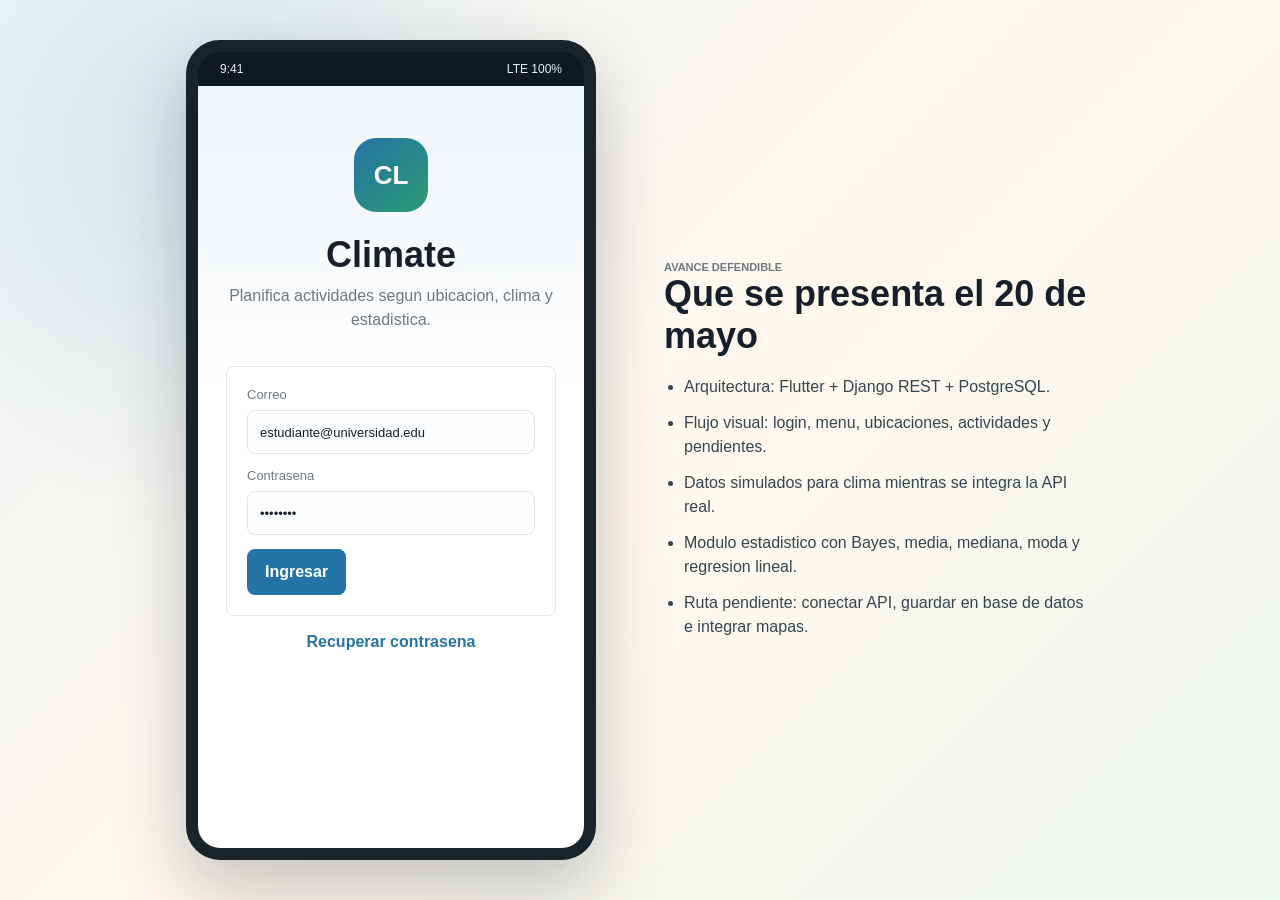
<file: index.html>
<!doctype html>
<html lang="es">
  <head>
    <meta charset="utf-8" />
    <meta name="viewport" content="width=device-width, initial-scale=1" />
    <title>Climate - Avance Visual</title>
    <link rel="stylesheet" href="styles.css" />
  </head>
  <body>
    <main class="stage">
      <section class="phone" aria-label="Prototipo visual de la app">
        <div class="status-bar">
          <span>9:41</span>
          <span>LTE 100%</span>
        </div>

        <section class="screen screen-login is-active" data-screen="login">
          <div class="brand-mark">CL</div>
          <h1>Climate</h1>
          <p class="subtitle">Planifica actividades segun ubicacion, clima y estadistica.</p>

          <form class="login-card">
            <label>
              Correo
              <input type="email" value="estudiante@universidad.edu" />
            </label>
            <label>
              Contrasena
              <input type="password" value="12345678" />
            </label>
            <button type="button" class="primary-action" data-open="dashboard">Ingresar</button>
          </form>

          <button class="link-action" type="button">Recuperar contrasena</button>
        </section>

        <section class="screen app-shell" data-screen="dashboard">
          <aside class="drawer">
            <div class="drawer-brand">
              <div class="brand-mark small">CL</div>
              <div>
                <strong>Climate</strong>
                <span>Avance 20 de mayo</span>
              </div>
            </div>
            <button class="nav-item is-selected" data-view="home">Resumen</button>
            <button class="nav-item" data-view="locations">Ubicaciones</button>
            <button class="nav-item" data-view="activities">Actividades</button>
            <button class="nav-item" data-view="pending">Pendientes</button>
            <button class="nav-item" data-view="stats">Estadistica</button>
            <button class="nav-item muted" data-open="login">Cerrar sesion</button>
          </aside>

          <section class="content">
            <header class="topbar">
              <div>
                <span class="eyebrow">Prototipo Flutter</span>
                <h2 id="view-title">Resumen</h2>
              </div>
              <div class="weather-pill">
                <span class="weather-dot"></span>
                24 C
              </div>
            </header>

            <section class="view is-visible" data-view-panel="home">
              <div class="metric-grid">
                <article class="metric accent-blue">
                  <span>Ubicaciones</span>
                  <strong>3</strong>
                </article>
                <article class="metric accent-green">
                  <span>Actividades</span>
                  <strong>5</strong>
                </article>
                <article class="metric accent-red">
                  <span>Riesgo lluvia</span>
                  <strong>32%</strong>
                </article>
              </div>

              <article class="decision-panel">
                <div>
                  <span class="eyebrow">Actividad proxima</span>
                  <h3>Partido de futbol</h3>
                  <p>Zona 3, Quetzaltenango · 21 de mayo · 16:00</p>
                </div>
                <div class="score-ring">
                  <span>68%</span>
                  <small>realizable</small>
                </div>
              </article>

              <div class="timeline">
                <article>
                  <span class="tag ok">Recomendada</span>
                  <strong>Reunion de estudio</strong>
                  <small>Interior · clima no afecta la actividad</small>
                </article>
                <article>
                  <span class="tag warn">Revisar</span>
                  <strong>Caminata al parque</strong>
                  <small>Aire libre · probabilidad de lluvia media</small>
                </article>
              </div>
            </section>

            <section class="view" data-view-panel="locations">
              <div class="list-header">
                <h3>Ubicaciones registradas</h3>
                <button class="icon-button" type="button">+</button>
              </div>
              <article class="location-item">
                <div class="map-thumb blue"></div>
                <div>
                  <strong>Universidad Mesoamericana</strong>
                  <small>14.8467, -91.5189</small>
                  <p>Ubicacion obtenida por GPS del telefono.</p>
                </div>
              </article>
              <article class="location-item">
                <div class="map-thumb coral"></div>
                <div>
                  <strong>Parque Central</strong>
                  <small>14.8341, -91.5181</small>
                  <p>Ubicacion seleccionada desde Google Maps.</p>
                </div>
              </article>
              <article class="form-preview">
                <h3>Registro de ubicacion</h3>
                <input value="Cancha zona 3" />
                <div class="two-cols">
                  <input value="14.8421" />
                  <input value="-91.5210" />
                </div>
                <button type="button" class="secondary-action">Guardar ubicacion</button>
              </article>
            </section>

            <section class="view" data-view-panel="activities">
              <div class="list-header">
                <h3>Actividades</h3>
                <button class="icon-button" type="button">+</button>
              </div>
              <article class="form-preview">
                <h3>Nueva actividad</h3>
                <input value="Partido de futbol" />
                <select>
                  <option>Cancha zona 3</option>
                  <option>Universidad Mesoamericana</option>
                </select>
                <div class="two-cols">
                  <input value="21/05/2026" />
                  <input value="16:00" />
                </div>
                <div class="segmented">
                  <button class="is-selected" type="button">Aire libre</button>
                  <button type="button">Interior</button>
                </div>
                <button class="secondary-action" type="button">Validar horario</button>
              </article>
              <div class="timeline compact">
                <article>
                  <strong>Reunion de estudio</strong>
                  <small>Interior · 20/05/2026 · 18:00</small>
                </article>
                <article>
                  <strong>Caminata al parque</strong>
                  <small>Aire libre · 22/05/2026 · 07:00</small>
                </article>
              </div>
            </section>

            <section class="view" data-view-panel="pending">
              <div class="filter-row">
                <button class="filter is-selected" type="button">Fecha</button>
                <button class="filter" type="button">Ubicacion</button>
                <button class="filter" type="button">Probabilidad</button>
              </div>
              <article class="pending-card">
                <div>
                  <span class="tag ok">Realizar</span>
                  <h3>Reunion de estudio</h3>
                  <p>Interior · lluvia 41% · impacto bajo</p>
                </div>
                <strong>91%</strong>
              </article>
              <article class="pending-card">
                <div>
                  <span class="tag warn">Posible</span>
                  <h3>Partido de futbol</h3>
                  <p>Aire libre · lluvia 32% · revisar clima</p>
                </div>
                <strong>68%</strong>
              </article>
              <article class="pending-card">
                <div>
                  <span class="tag danger">Reagendar</span>
                  <h3>Caminata al parque</h3>
                  <p>Aire libre · lluvia 72% · alto riesgo</p>
                </div>
                <strong>28%</strong>
              </article>
              <button class="primary-action full" type="button">Marcar actividad finalizada</button>
            </section>

            <section class="view" data-view-panel="stats">
              <article class="stats-summary">
                <div>
                  <span>Media</span>
                  <strong id="mean-value">24.4 C</strong>
                </div>
                <div>
                  <span>Mediana</span>
                  <strong id="median-value">24 C</strong>
                </div>
                <div>
                  <span>Moda</span>
                  <strong id="mode-value">24 C</strong>
                </div>
              </article>
              <article class="chart-panel">
                <div class="list-header">
                  <h3>Tendencia termica semanal</h3>
                  <span class="tag ok" id="trend-label">Al alza</span>
                </div>
                <canvas id="trend-chart" width="320" height="180"></canvas>
              </article>
              <article class="formula-panel">
                <h3>Bayes aplicado</h3>
                <p>P(lluvia | alerta) = P(alerta | lluvia) x P(lluvia) / P(alerta)</p>
                <strong>Indicador = 100% - probabilidad de lluvia</strong>
              </article>
            </section>
          </section>
        </section>
      </section>

      <aside class="presentation-notes">
        <span class="eyebrow">Avance defendible</span>
        <h2>Que se presenta el 20 de mayo</h2>
        <ul>
          <li>Arquitectura: Flutter + Django REST + PostgreSQL.</li>
          <li>Flujo visual: login, menu, ubicaciones, actividades y pendientes.</li>
          <li>Datos simulados para clima mientras se integra la API real.</li>
          <li>Modulo estadistico con Bayes, media, mediana, moda y regresion lineal.</li>
          <li>Ruta pendiente: conectar API, guardar en base de datos e integrar mapas.</li>
        </ul>
      </aside>
    </main>

    <script src="app.js"></script>
  </body>
</html>
</file>
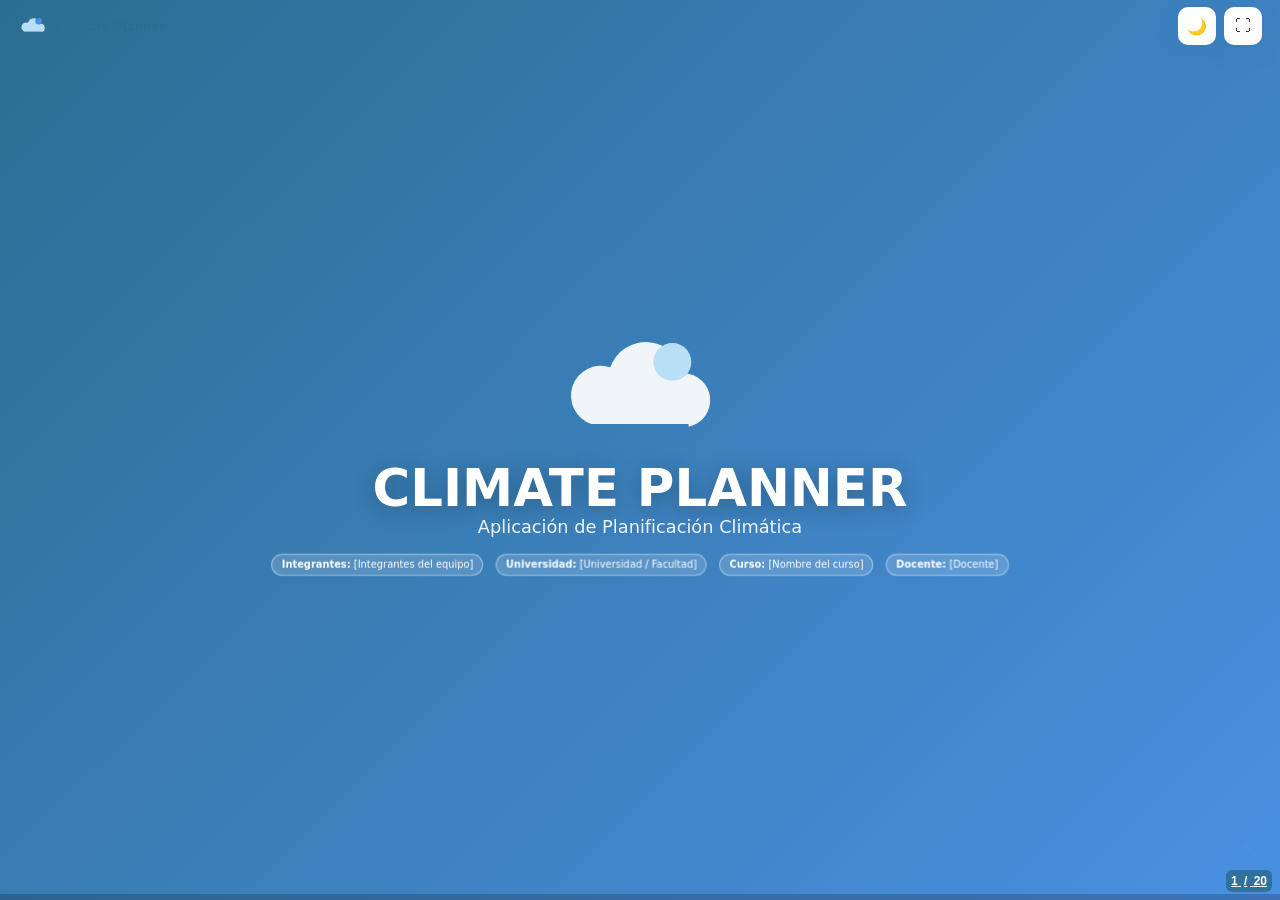
<file: PRESENTACION_CLIMATE_PLANNER/index.html>
<!DOCTYPE html>
<html lang="es">
<head>
  <meta charset="utf-8">
  <meta name="viewport" content="width=device-width, initial-scale=1.0">
  <title>Climate Planner — Defensa</title>
  <link rel="stylesheet" href="lib/reveal.css">
  <link rel="stylesheet" href="styles.css">
</head>
<body>

  <!-- Barra fija: logo + herramientas -->
  <div class="topbar">
    <div class="brand">
      <svg class="logo" viewBox="0 0 64 48" aria-hidden="true">
        <path d="M50 38a10 10 0 0 0-2-19.8A14 14 0 0 0 21 16a11 11 0 0 0-7 21h36z" fill="#B8DFF5" stroke="#2C6E91" stroke-width="2"/>
        <circle cx="44" cy="14" r="7" fill="#4A90E2"/>
      </svg>
      <span>Climate Planner</span>
    </div>
    <div class="tools">
      <button id="themeBtn" title="Modo oscuro (D)">🌙</button>
      <button id="fsBtn" title="Pantalla completa (F)">⛶</button>
    </div>
  </div>

  <div class="reveal">
    <div class="slides">

      <!-- 1 PORTADA -->
      <section data-background-gradient="linear-gradient(135deg,#2C6E91,#4A90E2)" class="cover">
        <div class="cover-logo">
          <svg viewBox="0 0 64 48" width="140" height="105" aria-hidden="true">
            <path d="M50 38a10 10 0 0 0-2-19.8A14 14 0 0 0 21 16a11 11 0 0 0-7 21h36z" fill="#FFFFFF" opacity="0.92"/>
            <circle cx="44" cy="14" r="7" fill="#B8DFF5"/>
          </svg>
        </div>
        <h1 class="cover-title">CLIMATE PLANNER</h1>
        <p class="cover-sub">Aplicación de Planificación Climática</p>
        <div class="cover-meta">
          <div class="chip"><b>Integrantes:</b> [Integrantes del equipo]</div>
          <div class="chip"><b>Universidad:</b> [Universidad / Facultad]</div>
          <div class="chip"><b>Curso:</b> [Nombre del curso]</div>
          <div class="chip"><b>Docente:</b> [Docente]</div>
        </div>
      </section>

      <!-- 2 PROBLEMA -->
      <section>
        <h2 class="title">El Problema</h2>
        <p class="lead">¿Qué resuelve Climate Planner?</p>
        <div class="grid g3">
          <div class="card fragment fade-up"><div class="ico">🌧️</div><h3>Clima impredecible</h3><p>En época de lluvia, las actividades al aire libre se arruinan por tormentas casi diarias.</p></div>
          <div class="card fragment fade-up"><div class="ico">📅</div><h3>Cancelaciones</h3><p>Sin información confiable, los eventos se cancelan o reprograman a última hora.</p></div>
          <div class="card fragment fade-up"><div class="ico">📊</div><h3>Sin datos reales</h3><p>Las apps comunes solo muestran el clima; no analizan la tendencia ni la probabilidad de realización.</p></div>
        </div>
        <p class="note fragment fade-in">Climate Planner combina <b>pronóstico real</b> + <b>estadística verificable</b> para decidir: realizar, revisar o posponer.</p>
      </section>

      <!-- 3 OBJETIVOS -->
      <section>
        <h2 class="title">Objetivos</h2>
        <div class="card accent fragment fade-up">
          <h3>🎯 Objetivo General</h3>
          <p>Desarrollar una app móvil con backend propio que planifique actividades según el clima, integrando datos meteorológicos reales y un módulo estadístico (tendencia central, regresión y Bayes) para estimar la probabilidad de realización de cada evento.</p>
        </div>
        <div class="grid g2">
          <div class="card fragment fade-up"><p>✔ Autenticación segura con <b>JWT</b>.</p></div>
          <div class="card fragment fade-up"><p>✔ Registrar ubicaciones por <b>GPS, mapa y buscador</b>.</p></div>
          <div class="card fragment fade-up"><p>✔ Crear actividades validando <b>horarios</b> y ubicación.</p></div>
          <div class="card fragment fade-up"><p>✔ Obtener el <b>clima real</b> del evento y persistirlo.</p></div>
          <div class="card fragment fade-up"><p>✔ Calcular <b>media, mediana, moda</b> de 7 días previos.</p></div>
          <div class="card fragment fade-up"><p>✔ Calcular <b>regresión</b> y <b>probabilidad bayesiana</b>.</p></div>
        </div>
      </section>

      <!-- 4 TECNOLOGIAS -->
      <section>
        <h2 class="title">Tecnologías</h2>
        <div class="grid g3 tech">
          <div class="card fragment zoom"><div class="ico">📱</div><h3>Flutter</h3><p>App móvil (Dart)</p></div>
          <div class="card fragment zoom"><div class="ico">🐍</div><h3>Django REST</h3><p>API REST</p></div>
          <div class="card fragment zoom"><div class="ico">🐘</div><h3>PostgreSQL</h3><p>Base de datos</p></div>
          <div class="card fragment zoom"><div class="ico">🔑</div><h3>JWT</h3><p>Autenticación</p></div>
          <div class="card fragment zoom"><div class="ico">🌦️</div><h3>OpenWeather / Open-Meteo</h3><p>Clima real</p></div>
          <div class="card fragment zoom"><div class="ico">🗺️</div><h3>Google Maps</h3><p>Ubicaciones</p></div>
        </div>
      </section>

      <!-- 5 ARQUITECTURA -->
      <section>
        <h2 class="title">Arquitectura</h2>
        <div class="flow">
          <div class="flow-node fragment fade-right">👤 Usuario</div>
          <div class="flow-arrow fragment fade-in">↓</div>
          <div class="flow-node n-flutter fragment fade-right">📱 Flutter (app móvil)</div>
          <div class="flow-arrow fragment fade-in">↓ &nbsp;REST + JWT</div>
          <div class="flow-node n-django fragment fade-right">🐍 API Django REST</div>
          <div class="flow-arrow fragment fade-in">↓</div>
          <div class="flow-node n-db fragment fade-right">🐘 PostgreSQL</div>
          <div class="flow-arrow fragment fade-in">↑↓ &nbsp;datos reales</div>
          <div class="flow-node n-api fragment fade-right">🌦️ Open-Meteo / OpenWeather</div>
        </div>
        <p class="note fragment fade-in">La app <b>solo visualiza</b>; el backend calcula y persiste. <b>Una sola fuente de verdad.</b></p>
      </section>

      <!-- 6 BASE DE DATOS -->
      <section>
        <h2 class="title">Base de Datos</h2>
        <div class="er">
          <div class="er-box fragment fade-up">User</div>
          <div class="er-rel fragment fade-in">1—1</div>
          <div class="er-box fragment fade-up">UserProfile</div>
        </div>
        <div class="er">
          <div class="er-box fragment fade-up">User</div>
          <div class="er-rel fragment fade-in">1—N</div>
          <div class="er-box fragment fade-up">Location</div>
          <div class="er-rel fragment fade-in">1—N</div>
          <div class="er-box fragment fade-up">Activity</div>
        </div>
        <div class="er">
          <div class="er-box fragment fade-up">Activity</div>
          <div class="er-rel fragment fade-in">1—N</div>
          <div class="er-box hot fragment fade-up">ClimateRecord</div>
          <div class="er-rel fragment fade-in">&nbsp;&nbsp;1—1&nbsp;&nbsp;</div>
          <div class="er-box hot fragment fade-up">StatisticalSummary</div>
        </div>
        <p class="note fragment fade-in"><b>StatisticalSummary</b> guarda media, mediana, moda, regresión y Bayes de cada actividad.</p>
      </section>

      <!-- 7 LOGIN -->
      <section>
        <h2 class="title">Módulo · Login</h2>
        <div class="split">
          <div class="side">
            <div class="card fragment fade-up"><p>🔑 <b>JWT</b>: token de acceso (8 h) + refresco (7 días).</p></div>
            <div class="card fragment fade-up"><p>👤 Inicio de sesión por <b>usuario o correo</b>.</p></div>
            <div class="card fragment fade-up"><p>🔒 El token viaja en la cabecera <code>Authorization: Bearer</code>.</p></div>
          </div>
          <div class="shot fragment fade-in">[ INSERTAR CAPTURA LOGIN ]</div>
        </div>
      </section>

      <!-- 8 UBICACIONES -->
      <section>
        <h2 class="title">Módulo · Ubicaciones</h2>
        <div class="split">
          <div class="side">
            <div class="card fragment fade-up"><p>📍 <b>GPS</b> del dispositivo (geolocator).</p></div>
            <div class="card fragment fade-up"><p>🗺️ <b>Google Maps</b> + buscador de lugares (POIs).</p></div>
            <div class="card fragment fade-up"><p>✏️ <b>CRUD</b> completo (crear, editar, eliminar).</p></div>
          </div>
          <div class="shot fragment fade-in">[ INSERTAR CAPTURA UBICACIONES ]</div>
        </div>
      </section>

      <!-- 9 ACTIVIDADES -->
      <section>
        <h2 class="title">Módulo · Actividades</h2>
        <div class="split">
          <div class="side">
            <div class="card fragment fade-up"><p>📝 <b>Registro</b> con calendario y selector de hora.</p></div>
            <div class="card fragment fade-up"><p>⏰ <b>Validación de horarios</b> (sin traslapes).</p></div>
            <div class="card fragment fade-up"><p>🌦️ <b>Clima asociado</b> al momento del evento.</p></div>
          </div>
          <div class="shot fragment fade-in">[ INSERTAR CAPTURA ACTIVIDADES ]</div>
        </div>
      </section>

      <!-- 10 PENDIENTES -->
      <section>
        <h2 class="title">Actividades Pendientes</h2>
        <div class="split">
          <div class="side">
            <div class="card fragment fade-up"><p>📈 <b>Probabilidad de realización</b> (complemento de la lluvia).</p></div>
            <div class="card fragment fade-up"><p>✅ <b>Finalización</b> de la actividad.</p></div>
            <div class="card fragment fade-up"><p>🔁 <b>Reagendamiento</b> (recalcula clima y estadística).</p></div>
          </div>
          <div class="shot fragment fade-in">[ INSERTAR CAPTURA PENDIENTES ]</div>
        </div>
      </section>

      <!-- 11 OPENWEATHER -->
      <section>
        <h2 class="title">Clima Real (Open-Meteo / OpenWeather)</h2>
        <p class="lead">Consumo real de API → persistido en PostgreSQL</p>
        <div class="grid g3 metrics">
          <div class="metric fragment zoom"><div class="ico">🌡️</div><div class="big">20.9 °C</div><p>Temperatura</p></div>
          <div class="metric fragment zoom"><div class="ico">💧</div><div class="big">82 %</div><p>Humedad</p></div>
          <div class="metric fragment zoom"><div class="ico">🌧️</div><div class="big">84 %</div><p>Prob. de lluvia</p></div>
        </div>
        <p class="note fragment fade-in">Fuente verificada (HTTP 200). Cada actividad usa el pronóstico de <b>su hora exacta</b>.</p>
      </section>

      <!-- 12 ESTADISTICA DESCRIPTIVA -->
      <section>
        <h2 class="title">Estadística Descriptiva</h2>
        <p class="lead">Sobre las 7 máximas previas: <code>[17.9, 18.9, 18.0, 17.2, 17.9, 19.9, 19.9]</code></p>
        <div class="grid g3">
          <div class="card fragment fade-up">
            <h3>Media</h3>
            <div class="frac"><span class="num">Σ xᵢ</span><span class="den">n</span></div>
            <p class="res">= 18.53 °C</p>
          </div>
          <div class="card fragment fade-up">
            <h3>Mediana</h3>
            <p class="formula">valor central (ordenado)</p>
            <p class="res">= 18.0 °C</p>
          </div>
          <div class="card fragment fade-up">
            <h3>Moda</h3>
            <p class="formula">valor más frecuente (al grado)</p>
            <p class="res">= 18.0 °C</p>
          </div>
        </div>
        <p class="note fragment fade-in">Calculadas en el servidor (<code>services.py</code>) con la librería <code>statistics</code> de Python.</p>
      </section>

      <!-- 13 BAYES -->
      <section>
        <h2 class="title">Probabilidad Bayesiana</h2>
        <div class="bayes-formula fragment fade-in">
          P(R|A) =
          <span class="frac"><span class="num">P(A|R) · P(R)</span><span class="den">P(A|R)·P(R) + P(A|¬R)·P(¬R)</span></span>
        </div>
        <div class="grid g2">
          <div class="side">
            <div class="card fragment fade-up"><p><b>P(R) = 20%</b> · lluvia a priori (pronóstico, <i>variable</i>)</p></div>
            <div class="card fragment fade-up"><p><b>P(A|R) = 85%</b> · acierto si llueve (sensibilidad)</p></div>
            <div class="card fragment fade-up"><p><b>P(A|¬R) = 25%</b> · falsa alarma si no llueve</p></div>
          </div>
          <div class="card example fragment fade-up">
            <h3>Ejemplo real (de 100 días)</h3>
            <p>Llueve 20 → suena 17 ✅</p>
            <p>No llueve 80 → suena 20 ❌</p>
            <p>Total suena = 37</p>
            <p class="res">P(R|A) = 17/37 = <b>45.95%</b></p>
            <p>Realización = 100 − 45.95 = <b>54.05%</b></p>
          </div>
        </div>
      </section>

      <!-- 14 REGRESION -->
      <section>
        <h2 class="title">Regresión Lineal</h2>
        <div class="split">
          <div class="side">
            <div class="bayes-formula small fragment fade-in">y = m·x + b</div>
            <div class="card fragment fade-up"><p><b>Pendiente m = 0.2821</b> · °C por día</p></div>
            <div class="card fragment fade-up"><p><b>Intercepto b = 17.40</b></p></div>
            <div class="card accent fragment fade-up"><p>m &gt; 0 → <b>Tendencia: Calentamiento ↗</b></p></div>
          </div>
          <div class="chart-wrap fragment fade-in">
            <canvas id="regChart"></canvas>
          </div>
        </div>
      </section>

      <!-- 15 AUDITORIA -->
      <section>
        <h2 class="title">Resultados de la Auditoría</h2>
        <div class="grid g2 audit">
          <div class="check fragment fade-right"><span>✓</span> OpenWeather / Open-Meteo funcionando</div>
          <div class="check fragment fade-right"><span>✓</span> PostgreSQL funcionando</div>
          <div class="check fragment fade-right"><span>✓</span> Media correcta</div>
          <div class="check fragment fade-right"><span>✓</span> Mediana correcta</div>
          <div class="check fragment fade-right"><span>✓</span> Moda correcta</div>
          <div class="check fragment fade-right"><span>✓</span> Bayes correcto</div>
          <div class="check fragment fade-right"><span>✓</span> Regresión correcta</div>
          <div class="check fragment fade-right"><span>✓</span> Datos reales persistidos</div>
        </div>
        <p class="note fragment fade-in">Cada valor guardado coincidió con el recálculo manual de las fórmulas.</p>
      </section>

      <!-- 16 FLUJO ESTADISTICO -->
      <section>
        <h2 class="title">Flujo Estadístico</h2>
        <div class="flow">
          <div class="flow-node n-api fragment fade-up">🌦️ Open-Meteo (7 días + evento)</div>
          <div class="flow-arrow fragment fade-in">↓</div>
          <div class="flow-node n-django fragment fade-up">🐍 Django · analyze_activity()</div>
          <div class="flow-arrow fragment fade-in">↓ &nbsp;media · mediana · moda · regresión · Bayes</div>
          <div class="flow-node n-db fragment fade-up">🐘 PostgreSQL</div>
          <div class="flow-arrow fragment fade-in">↓</div>
          <div class="flow-node n-db fragment fade-up">📦 StatisticalSummary</div>
          <div class="flow-arrow fragment fade-in">↓ &nbsp;JSON</div>
          <div class="flow-node n-flutter fragment fade-up">📱 Flutter Dashboard (solo visualiza)</div>
        </div>
      </section>

      <!-- 17 CONCLUSIONES -->
      <section>
        <h2 class="title">Conclusiones</h2>
        <ul class="big-list">
          <li class="fragment fade-up">App funcional de 3 capas (Flutter, Django REST, PostgreSQL) con datos meteorológicos reales.</li>
          <li class="fragment fade-up">El módulo estadístico cumple el enunciado: media, mediana y moda de los 7 días previos.</li>
          <li class="fragment fade-up">La regresión lineal determina la tendencia (calentamiento/enfriamiento) y se grafica.</li>
          <li class="fragment fade-up">El Teorema de Bayes se implementó correctamente; la realización es el complemento de la lluvia.</li>
          <li class="fragment fade-up">Datos reales, trazables y reproducibles: el servidor calcula y persiste; la app solo visualiza.</li>
        </ul>
      </section>

      <!-- 18 RECOMENDACIONES -->
      <section>
        <h2 class="title">Recomendaciones</h2>
        <ul class="big-list">
          <li class="fragment fade-up">Estimar los parámetros de Bayes (0.85 / 0.25) del historial real de lluvia observada.</li>
          <li class="fragment fade-up">Integrar Google Places para mayor cobertura de búsqueda de lugares.</li>
          <li class="fragment fade-up">Manejo automático de expiración del token JWT (volver al login).</li>
          <li class="fragment fade-up">Pruebas automatizadas para el módulo estadístico y los endpoints.</li>
          <li class="fragment fade-up">Desplegar backend + base de datos en la nube y generar APK de lanzamiento.</li>
        </ul>
      </section>

      <!-- 19 PREGUNTAS PROBABLES -->
      <section>
        <h2 class="title">Preguntas Probables</h2>
        <div class="grid g2">
          <div class="card fragment fade-up"><p>❓ ¿De dónde salen los datos? → APIs reales (Open-Meteo/OpenWeather), persistidos en PostgreSQL.</p></div>
          <div class="card fragment fade-up"><p>❓ ¿Qué datos usan media/mediana/moda? → Máximas de los 7 días anteriores del lugar.</p></div>
          <div class="card fragment fade-up"><p>❓ ¿De dónde salen 0.85 y 0.25? → Parámetros de confiabilidad asumidos y documentados.</p></div>
          <div class="card fragment fade-up"><p>❓ ¿Por qué a veces 100% de lluvia? → Época de lluvia; confirmado por dos fuentes.</p></div>
          <div class="card fragment fade-up"><p>❓ ¿Dónde se calcula? → Solo en el servidor; la app no recalcula.</p></div>
          <div class="card fragment fade-up"><p>❓ ¿Qué es la realización? → 100 − P(lluvia Bayes).</p></div>
        </div>
      </section>

      <!-- 20 GRACIAS -->
      <section data-background-gradient="linear-gradient(135deg,#2C6E91,#4A90E2)" class="cover">
        <div class="cover-logo">
          <svg viewBox="0 0 64 48" width="120" height="90" aria-hidden="true">
            <path d="M50 38a10 10 0 0 0-2-19.8A14 14 0 0 0 21 16a11 11 0 0 0-7 21h36z" fill="#FFFFFF" opacity="0.92"/>
            <circle cx="44" cy="14" r="7" fill="#B8DFF5"/>
          </svg>
        </div>
        <h1 class="cover-title">¡Gracias por su atención!</h1>
        <p class="cover-sub">Climate Planner — Planificador Inteligente de Actividades</p>
      </section>

    </div>
  </div>

  <script src="lib/reveal.js"></script>
  <script src="lib/chart.umd.js"></script>
  <script src="script.js"></script>
</body>
</html>
</file>
<file: styles.css>
:root {
  --ink: #17202a;
  --muted: #6d7882;
  --line: #dfe7ec;
  --surface: #ffffff;
  --soft: #f4f7f8;
  --blue: #2474a6;
  --green: #2d9a72;
  --coral: #d85c4a;
  --gold: #d8a028;
  --navy: #1e3440;
  font-family: Inter, Segoe UI, Arial, sans-serif;
}

* {
  box-sizing: border-box;
}

body {
  margin: 0;
  color: var(--ink);
  background:
    radial-gradient(circle at 18% 20%, rgba(36, 116, 166, 0.13), transparent 28%),
    linear-gradient(135deg, #edf4f6, #fff8ef 52%, #edf6ef);
  min-height: 100vh;
}

button,
input,
select {
  font: inherit;
}

.stage {
  display: grid;
  grid-template-columns: minmax(360px, 430px) minmax(300px, 430px);
  align-items: center;
  justify-content: center;
  gap: 48px;
  min-height: 100vh;
  padding: 32px;
}

.phone {
  width: min(100%, 410px);
  height: 820px;
  border: 12px solid #1a2329;
  border-radius: 34px;
  background: #101820;
  box-shadow: 0 28px 70px rgba(23, 32, 42, 0.25);
  overflow: hidden;
  position: relative;
}

.status-bar {
  height: 34px;
  color: #e9f1f4;
  display: flex;
  justify-content: space-between;
  align-items: center;
  padding: 0 22px;
  font-size: 12px;
  letter-spacing: 0;
}

.screen {
  display: none;
  height: calc(100% - 34px);
  background: var(--soft);
}

.screen.is-active {
  display: block;
}

.screen-login {
  padding: 52px 28px;
  text-align: center;
  background:
    linear-gradient(180deg, rgba(36, 116, 166, 0.08), transparent 40%),
    var(--surface);
}

.brand-mark {
  width: 74px;
  height: 74px;
  margin: 0 auto 22px;
  border-radius: 22px;
  background: linear-gradient(135deg, var(--blue), var(--green));
  color: white;
  display: grid;
  place-items: center;
  font-weight: 800;
  font-size: 26px;
}

.brand-mark.small {
  width: 44px;
  height: 44px;
  border-radius: 14px;
  margin: 0;
  font-size: 16px;
}

h1,
h2,
h3,
p {
  margin-top: 0;
}

h1 {
  margin-bottom: 8px;
  font-size: 36px;
}

.subtitle {
  color: var(--muted);
  line-height: 1.5;
  margin-bottom: 34px;
}

.login-card,
.form-preview,
.decision-panel,
.pending-card,
.chart-panel,
.formula-panel,
.stats-summary,
.timeline article,
.location-item {
  background: var(--surface);
  border: 1px solid var(--line);
  border-radius: 8px;
}

.login-card {
  padding: 20px;
  text-align: left;
}

label {
  display: grid;
  gap: 8px;
  color: var(--muted);
  font-size: 13px;
  margin-bottom: 14px;
}

input,
select {
  width: 100%;
  min-height: 44px;
  border: 1px solid var(--line);
  border-radius: 8px;
  padding: 0 12px;
  color: var(--ink);
  background: #fbfdfe;
}

.primary-action,
.secondary-action {
  border: 0;
  border-radius: 8px;
  min-height: 46px;
  padding: 0 18px;
  color: white;
  background: var(--blue);
  font-weight: 700;
  cursor: pointer;
}

.primary-action.full {
  width: 100%;
}

.secondary-action {
  background: var(--green);
}

.link-action {
  border: 0;
  background: transparent;
  color: var(--blue);
  margin-top: 16px;
  font-weight: 700;
}

.app-shell.is-active {
  display: grid;
  grid-template-columns: 112px 1fr;
}

.drawer {
  background: var(--navy);
  color: white;
  padding: 16px 10px;
  display: flex;
  flex-direction: column;
  gap: 8px;
}

.drawer-brand {
  display: grid;
  gap: 8px;
  margin-bottom: 14px;
}

.drawer-brand span {
  display: block;
  color: #bdd4dd;
  font-size: 11px;
}

.nav-item {
  border: 0;
  border-radius: 8px;
  min-height: 38px;
  background: transparent;
  color: #d8e6eb;
  cursor: pointer;
  text-align: left;
  padding: 0 10px;
  font-size: 12px;
}

.nav-item.is-selected {
  background: #ffffff;
  color: var(--navy);
  font-weight: 800;
}

.nav-item.muted {
  margin-top: auto;
  color: #ffcebf;
}

.content {
  padding: 16px;
  overflow: hidden;
}

.topbar {
  display: flex;
  align-items: center;
  justify-content: space-between;
  margin-bottom: 14px;
}

.topbar h2 {
  margin-bottom: 0;
  font-size: 24px;
}

.eyebrow {
  display: block;
  color: var(--muted);
  font-size: 11px;
  font-weight: 800;
  letter-spacing: 0;
  text-transform: uppercase;
}

.weather-pill {
  display: inline-flex;
  gap: 7px;
  align-items: center;
  border: 1px solid var(--line);
  background: white;
  border-radius: 999px;
  padding: 7px 10px;
  font-weight: 800;
  font-size: 12px;
}

.weather-dot {
  width: 9px;
  height: 9px;
  border-radius: 50%;
  background: var(--gold);
}

.view {
  display: none;
  height: 690px;
  overflow: auto;
  padding-bottom: 10px;
}

.view.is-visible {
  display: block;
}

.metric-grid {
  display: grid;
  grid-template-columns: repeat(3, 1fr);
  gap: 8px;
  margin-bottom: 10px;
}

.metric {
  min-height: 86px;
  padding: 12px;
  border-radius: 8px;
  color: white;
  display: grid;
  align-content: space-between;
}

.metric span {
  font-size: 11px;
}

.metric strong {
  font-size: 24px;
}

.accent-blue {
  background: var(--blue);
}

.accent-green {
  background: var(--green);
}

.accent-red {
  background: var(--coral);
}

.decision-panel {
  min-height: 144px;
  padding: 16px;
  display: flex;
  align-items: center;
  justify-content: space-between;
  gap: 12px;
  margin-bottom: 10px;
}

.decision-panel h3,
.pending-card h3 {
  margin-bottom: 4px;
}

.decision-panel p,
.pending-card p,
.location-item p {
  color: var(--muted);
  font-size: 12px;
  line-height: 1.4;
  margin-bottom: 0;
}

.score-ring {
  width: 92px;
  height: 92px;
  border-radius: 50%;
  border: 10px solid #bde5d6;
  display: grid;
  place-items: center;
  text-align: center;
}

.score-ring span {
  display: block;
  font-weight: 900;
  font-size: 20px;
}

.score-ring small {
  display: block;
  color: var(--muted);
  font-size: 10px;
}

.timeline {
  display: grid;
  gap: 10px;
}

.timeline article {
  padding: 14px;
}

.timeline strong,
.timeline small {
  display: block;
}

.timeline small {
  color: var(--muted);
  margin-top: 5px;
}

.tag {
  display: inline-flex;
  align-items: center;
  min-height: 24px;
  border-radius: 999px;
  padding: 0 9px;
  font-size: 11px;
  font-weight: 800;
  margin-bottom: 8px;
}

.tag.ok {
  background: #dff3eb;
  color: #176948;
}

.tag.warn {
  background: #fff1cd;
  color: #8a5b00;
}

.tag.danger {
  background: #ffe0da;
  color: #a73524;
}

.list-header {
  display: flex;
  justify-content: space-between;
  align-items: center;
  gap: 12px;
  margin-bottom: 10px;
}

.list-header h3 {
  margin-bottom: 0;
}

.icon-button {
  width: 38px;
  height: 38px;
  border: 0;
  border-radius: 8px;
  background: var(--blue);
  color: white;
  font-size: 22px;
  cursor: pointer;
}

.location-item {
  display: grid;
  grid-template-columns: 62px 1fr;
  gap: 12px;
  padding: 12px;
  margin-bottom: 10px;
}

.location-item small {
  display: block;
  color: var(--muted);
  margin-top: 4px;
}

.map-thumb {
  height: 62px;
  border-radius: 8px;
  background:
    linear-gradient(90deg, rgba(255, 255, 255, 0.3) 2px, transparent 2px),
    linear-gradient(rgba(255, 255, 255, 0.3) 2px, transparent 2px),
    var(--blue);
  background-size: 18px 18px;
}

.map-thumb.coral {
  background-color: var(--coral);
}

.form-preview {
  padding: 14px;
  display: grid;
  gap: 10px;
}

.two-cols {
  display: grid;
  grid-template-columns: 1fr 1fr;
  gap: 8px;
}

.segmented {
  display: grid;
  grid-template-columns: 1fr 1fr;
  border: 1px solid var(--line);
  border-radius: 8px;
  padding: 3px;
  background: #eef4f5;
}

.segmented button,
.filter {
  border: 0;
  border-radius: 6px;
  min-height: 34px;
  background: transparent;
  color: var(--muted);
  cursor: pointer;
  font-weight: 700;
}

.segmented .is-selected,
.filter.is-selected {
  background: white;
  color: var(--blue);
}

.filter-row {
  display: grid;
  grid-template-columns: repeat(3, 1fr);
  gap: 8px;
  margin-bottom: 10px;
}

.filter {
  border: 1px solid var(--line);
  background: #f8fbfc;
}

.pending-card {
  padding: 14px;
  display: flex;
  align-items: center;
  justify-content: space-between;
  margin-bottom: 10px;
}

.pending-card strong {
  font-size: 26px;
}

.stats-summary {
  display: grid;
  grid-template-columns: repeat(3, 1fr);
  gap: 1px;
  overflow: hidden;
  margin-bottom: 10px;
}

.stats-summary div {
  padding: 12px;
  background: #fbfdfe;
}

.stats-summary span,
.stats-summary strong {
  display: block;
}

.stats-summary span {
  color: var(--muted);
  font-size: 11px;
  margin-bottom: 6px;
}

.chart-panel,
.formula-panel {
  padding: 14px;
  margin-bottom: 10px;
}

canvas {
  width: 100%;
  height: auto;
  display: block;
}

.formula-panel p {
  color: var(--muted);
  line-height: 1.5;
  font-size: 13px;
}

.presentation-notes {
  max-width: 430px;
}

.presentation-notes h2 {
  font-size: 36px;
  margin-bottom: 18px;
}

.presentation-notes ul {
  margin: 0;
  padding-left: 20px;
  display: grid;
  gap: 12px;
  color: #36454f;
  line-height: 1.5;
}

@media (max-width: 900px) {
  .stage {
    grid-template-columns: 1fr;
    justify-items: center;
  }

  .presentation-notes {
    order: -1;
  }
}

@media (max-width: 460px) {
  .stage {
    padding: 16px;
  }

  .phone {
    height: 780px;
    border-width: 8px;
  }

  .app-shell.is-active {
    grid-template-columns: 96px 1fr;
  }

  .content {
    padding: 12px;
  }
}
</file>
<file: PRESENTACION_CLIMATE_PLANNER/styles.css>
/* ====== Climate Planner — Presentación (paleta fría) ====== */
:root{
  --primary:#4A90E2;
  --secondary:#2C6E91;
  --accent:#B8DFF5;
  --bg:#F5F7FA;
  --text:#2D3748;
  --card:#FFFFFF;
  --muted:#5A6B7B;
  --line:#E2E8F0;
  --shadow:0 8px 24px rgba(44,110,145,.12);
}
body.theme-dark{
  --bg:#0F1720;
  --text:#E6EDF3;
  --card:#1B2733;
  --muted:#9FB0C0;
  --line:#2B3A47;
  --accent:#2C6E91;
  --shadow:0 8px 24px rgba(0,0,0,.45);
}

html,body{height:100%;}
.reveal{
  font-family:"Segoe UI",system-ui,-apple-system,Roboto,Arial,sans-serif;
  background:var(--bg);
  color:var(--text);
}
.reveal .slides section{ text-align:center; }

/* ---- Barra superior fija ---- */
.topbar{
  position:fixed; top:0; left:0; right:0; height:52px; z-index:60;
  display:flex; align-items:center; justify-content:space-between;
  padding:0 18px; pointer-events:none;
}
.topbar .brand{ display:flex; align-items:center; gap:8px; pointer-events:auto; }
.topbar .brand .logo{ width:30px; height:24px; }
.topbar .brand span{ font-weight:800; color:var(--secondary); font-size:15px; letter-spacing:.3px; }
body.theme-dark .topbar .brand span{ color:var(--accent); }
.topbar .tools{ display:flex; gap:8px; pointer-events:auto; }
.topbar .tools button{
  width:38px; height:38px; border:none; border-radius:10px; cursor:pointer;
  background:var(--card); color:var(--text); box-shadow:var(--shadow); font-size:16px;
  transition:transform .15s ease, background .2s ease;
}
.topbar .tools button:hover{ transform:translateY(-2px); background:var(--accent); }

/* ---- Títulos ---- */
.reveal h1,.reveal h2,.reveal h3{ font-family:inherit; text-transform:none; letter-spacing:0; }
.title{
  color:var(--secondary); font-size:1.7em; font-weight:800; margin:0 0 .35em;
  display:inline-block; position:relative; padding-bottom:.18em;
}
body.theme-dark .title{ color:var(--accent); }
.title::after{
  content:""; position:absolute; left:50%; bottom:0; width:64px; height:4px;
  transform:translateX(-50%); border-radius:4px;
  background:linear-gradient(90deg,var(--primary),var(--accent));
}
.reveal .slides section.present .title{ animation:titleIn .55s ease both; }
@keyframes titleIn{ from{opacity:0; transform:translateY(-14px);} to{opacity:1; transform:none;} }
.lead{ color:var(--muted); font-size:.7em; margin:0 0 .8em; }
.note{
  margin:.9em auto 0; max-width:80%; font-size:.55em; color:var(--secondary);
  background:var(--accent); padding:.7em 1em; border-radius:12px; line-height:1.5;
}
body.theme-dark .note{ color:var(--text); background:rgba(74,144,226,.18); }

/* ---- Grids y tarjetas ---- */
.grid{ display:grid; gap:18px; margin:.4em auto; max-width:92%; }
.g2{ grid-template-columns:repeat(2,1fr); }
.g3{ grid-template-columns:repeat(3,1fr); }
.card{
  background:var(--card); border:1px solid var(--line); border-radius:16px;
  padding:18px 20px; box-shadow:var(--shadow); text-align:left;
  transition:transform .25s ease, box-shadow .25s ease; font-size:.62em; line-height:1.45;
}
.card:hover{ transform:translateY(-5px); box-shadow:0 14px 32px rgba(44,110,145,.2); }
.card h3{ color:var(--primary); margin:.1em 0 .35em; font-size:1.25em; }
.card p{ margin:.2em 0; color:var(--text); }
.card .ico{ font-size:2.1em; line-height:1; margin-bottom:.15em; }
.card.accent{ border-left:6px solid var(--primary); background:linear-gradient(180deg,rgba(74,144,226,.08),var(--card)); }
.card code,.lead code{ background:rgba(74,144,226,.14); color:var(--secondary); padding:.05em .35em; border-radius:6px; font-size:.92em; }
body.theme-dark .card code{ color:var(--accent); }
.tech .card{ text-align:center; }
.tech .card .ico{ margin:0 auto .15em; }

/* ---- Portada / cierre ---- */
.cover{ color:#fff !important; }
.cover *{ color:#fff !important; }
.cover-logo{ margin-bottom:.2em; animation:floaty 3s ease-in-out infinite; }
@keyframes floaty{ 0%,100%{transform:translateY(0);} 50%{transform:translateY(-10px);} }
.cover-title{ font-size:2.6em; font-weight:900; margin:.1em 0; letter-spacing:1px; text-shadow:0 4px 18px rgba(0,0,0,.25); }
.cover-sub{ font-size:.9em; opacity:.92; margin:0 0 1em; }
.cover-meta{ display:flex; flex-wrap:wrap; gap:10px; justify-content:center; max-width:80%; margin:0 auto; }
.cover-meta .chip{
  background:rgba(255,255,255,.16); border:1px solid rgba(255,255,255,.32);
  padding:.5em .9em; border-radius:999px; font-size:.5em; backdrop-filter:blur(4px);
}

/* ---- Flujo (arquitectura / estadístico) ---- */
.flow{ display:flex; flex-direction:column; align-items:center; gap:6px; margin-top:.2em; }
.flow-node{
  background:var(--card); border:1px solid var(--line); border-left:6px solid var(--primary);
  border-radius:14px; padding:.5em 1.1em; font-size:.62em; font-weight:700; color:var(--text);
  box-shadow:var(--shadow); min-width:340px;
}
.flow-node.n-flutter{ border-left-color:#42A5F5; }
.flow-node.n-django{ border-left-color:#2C6E91; }
.flow-node.n-db{ border-left-color:#6B8E23; }
.flow-node.n-api{ border-left-color:#E2725B; }
.flow-arrow{ color:var(--muted); font-size:.55em; font-weight:700; }

/* ---- Diagrama ER ---- */
.er{ display:flex; align-items:center; justify-content:center; gap:10px; margin:10px 0; flex-wrap:wrap; }
.er-box{
  background:var(--primary); color:#fff; padding:.55em 1em; border-radius:12px;
  font-weight:700; font-size:.6em; box-shadow:var(--shadow);
}
.er-box.hot{ background:var(--secondary); }
.er-rel{ color:var(--muted); font-weight:800; font-size:.55em; }

/* ---- Split (módulo + captura) ---- */
.split{ display:grid; grid-template-columns:1fr 1fr; gap:20px; align-items:center; max-width:92%; margin:0 auto; }
.side{ display:flex; flex-direction:column; gap:12px; }
.shot{
  border:3px dashed var(--primary); border-radius:16px; min-height:300px;
  display:flex; align-items:center; justify-content:center; text-align:center;
  color:var(--secondary); font-weight:800; font-size:.6em; background:rgba(184,223,245,.25);
  padding:1em;
}
body.theme-dark .shot{ background:rgba(74,144,226,.1); color:var(--accent); }

/* ---- Métricas (clima) ---- */
.metric{ background:var(--card); border:1px solid var(--line); border-radius:18px; padding:22px; box-shadow:var(--shadow); }
.metric .ico{ font-size:2.4em; }
.metric .big{ font-size:1.9em; font-weight:900; color:var(--primary); margin:.1em 0; }
.metric p{ color:var(--muted); font-size:.6em; margin:0; }

/* ---- Fórmulas matemáticas ---- */
.frac{ display:inline-block; text-align:center; vertical-align:middle; font-size:1.05em; margin:.3em 0; }
.frac .num{ display:block; padding:0 .4em .15em; }
.frac .den{ display:block; border-top:2px solid currentColor; padding:.15em .4em 0; }
.formula{ color:var(--muted); font-style:italic; font-size:1em; }
.res{ color:var(--primary); font-weight:900; font-size:1.15em; margin-top:.3em; }
.bayes-formula{
  background:var(--card); border:1px solid var(--line); border-radius:14px; box-shadow:var(--shadow);
  display:inline-flex; align-items:center; gap:.4em; justify-content:center;
  padding:.6em 1.1em; font-size:.85em; color:var(--secondary); font-weight:700; margin:.2em auto .6em;
}
.bayes-formula.small{ font-size:1.1em; }
body.theme-dark .bayes-formula{ color:var(--accent); }
.card.example{ background:linear-gradient(180deg,rgba(184,223,245,.3),var(--card)); }
.card.example p{ font-size:1em; margin:.18em 0; }

/* ---- Chart ---- */
.chart-wrap{ background:var(--card); border:1px solid var(--line); border-radius:16px; box-shadow:var(--shadow); padding:14px; height:340px; }
.chart-wrap canvas{ width:100% !important; height:100% !important; }

/* ---- Auditoría ---- */
.audit{ max-width:88%; }
.check{
  display:flex; align-items:center; gap:10px; background:var(--card); border:1px solid var(--line);
  border-left:5px solid #4CAF7D; border-radius:12px; padding:.6em .9em; font-size:.6em;
  font-weight:600; box-shadow:var(--shadow); text-align:left;
}
.check span{ color:#4CAF7D; font-size:1.4em; font-weight:900; }

/* ---- Listas grandes ---- */
.big-list{ list-style:none; padding:0; max-width:86%; margin:.3em auto; }
.big-list li{
  background:var(--card); border:1px solid var(--line); border-left:5px solid var(--primary);
  border-radius:12px; padding:.7em 1em; margin:10px 0; font-size:.6em; text-align:left;
  box-shadow:var(--shadow); line-height:1.45;
}

/* ---- Fragmento "zoom" (no nativo de Reveal) ---- */
.reveal .fragment.zoom{ transform:scale(.82); }
.reveal .fragment.zoom.visible{ transform:scale(1); }

/* ---- Barra de progreso / controles (acento del proyecto) ---- */
.reveal .progress{ color:var(--primary); height:6px; }
.reveal .controls{ color:var(--primary); }
.reveal .slide-number{ background:rgba(44,110,145,.85); border-radius:6px; font-weight:700; }

/* ---- Responsive ---- */
@media (max-width:820px){
  .g2,.g3,.split{ grid-template-columns:1fr; }
  .flow-node{ min-width:auto; }
}
</file>
